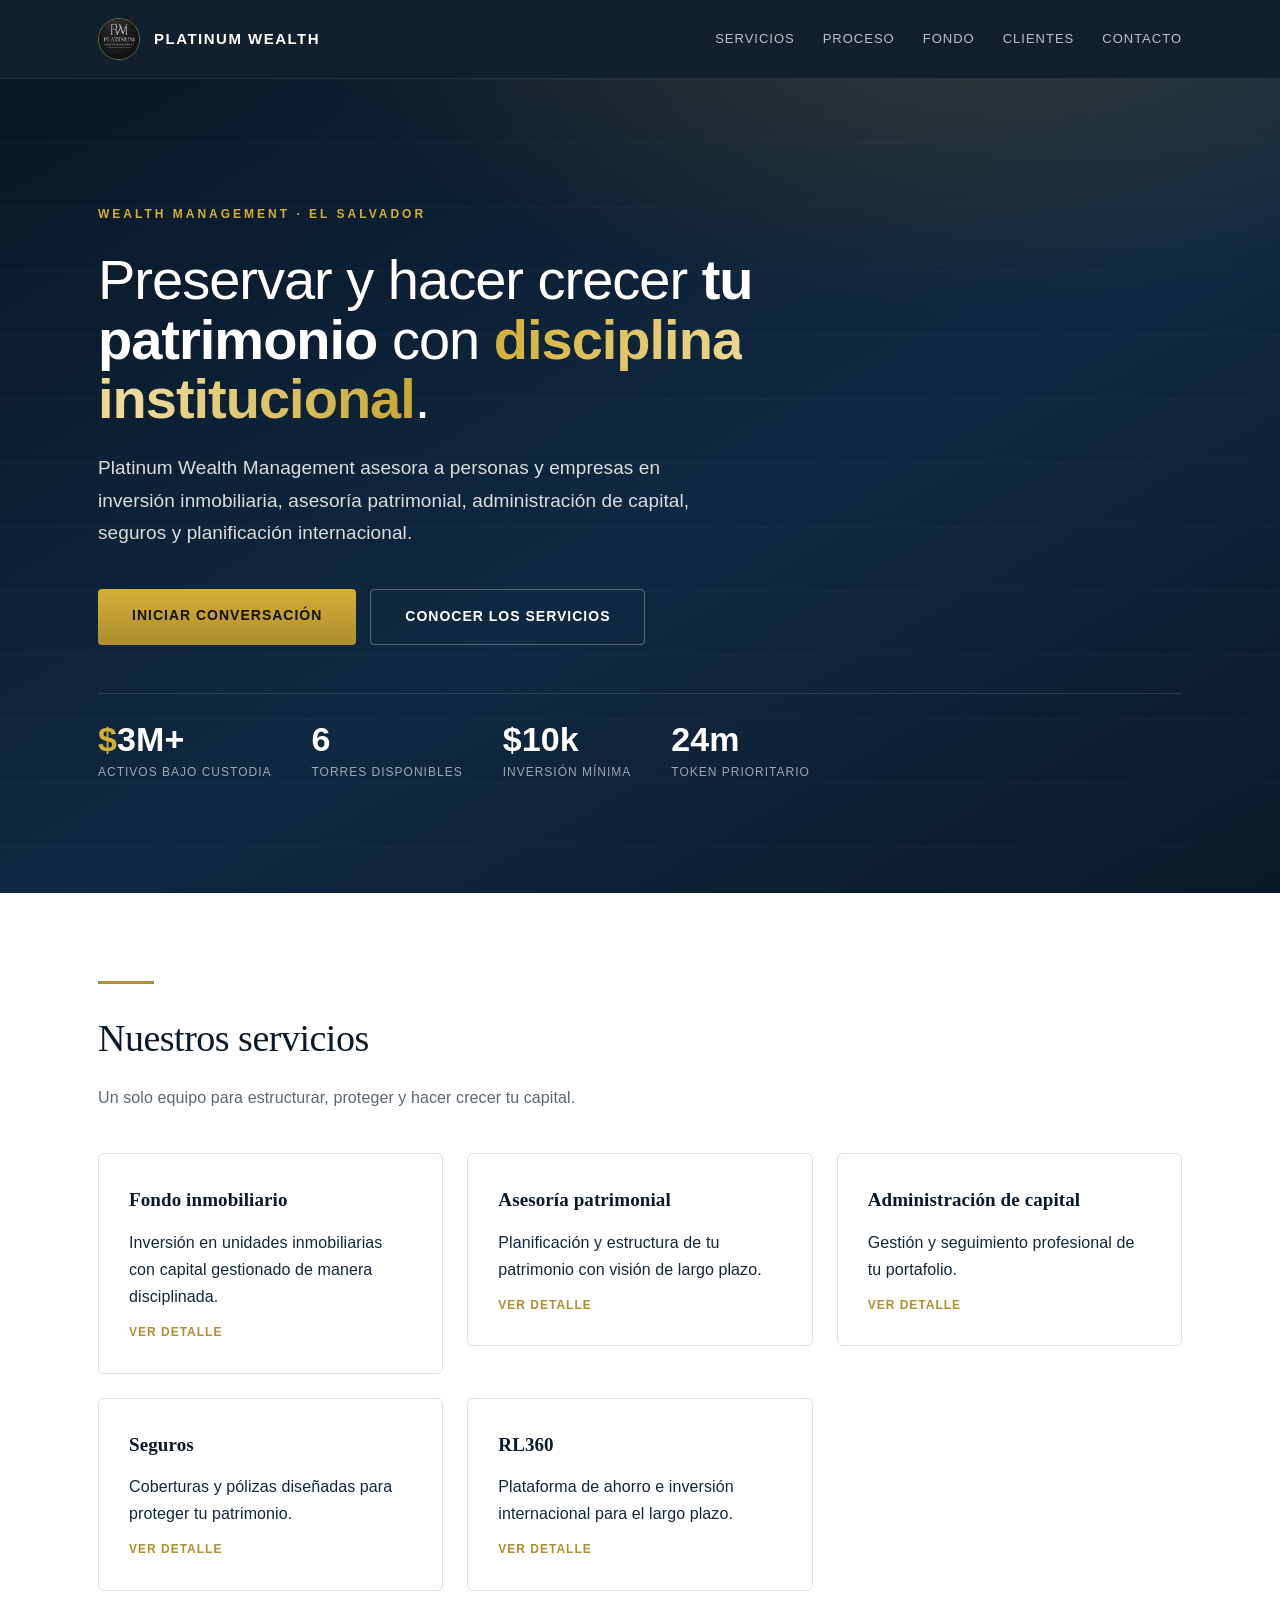
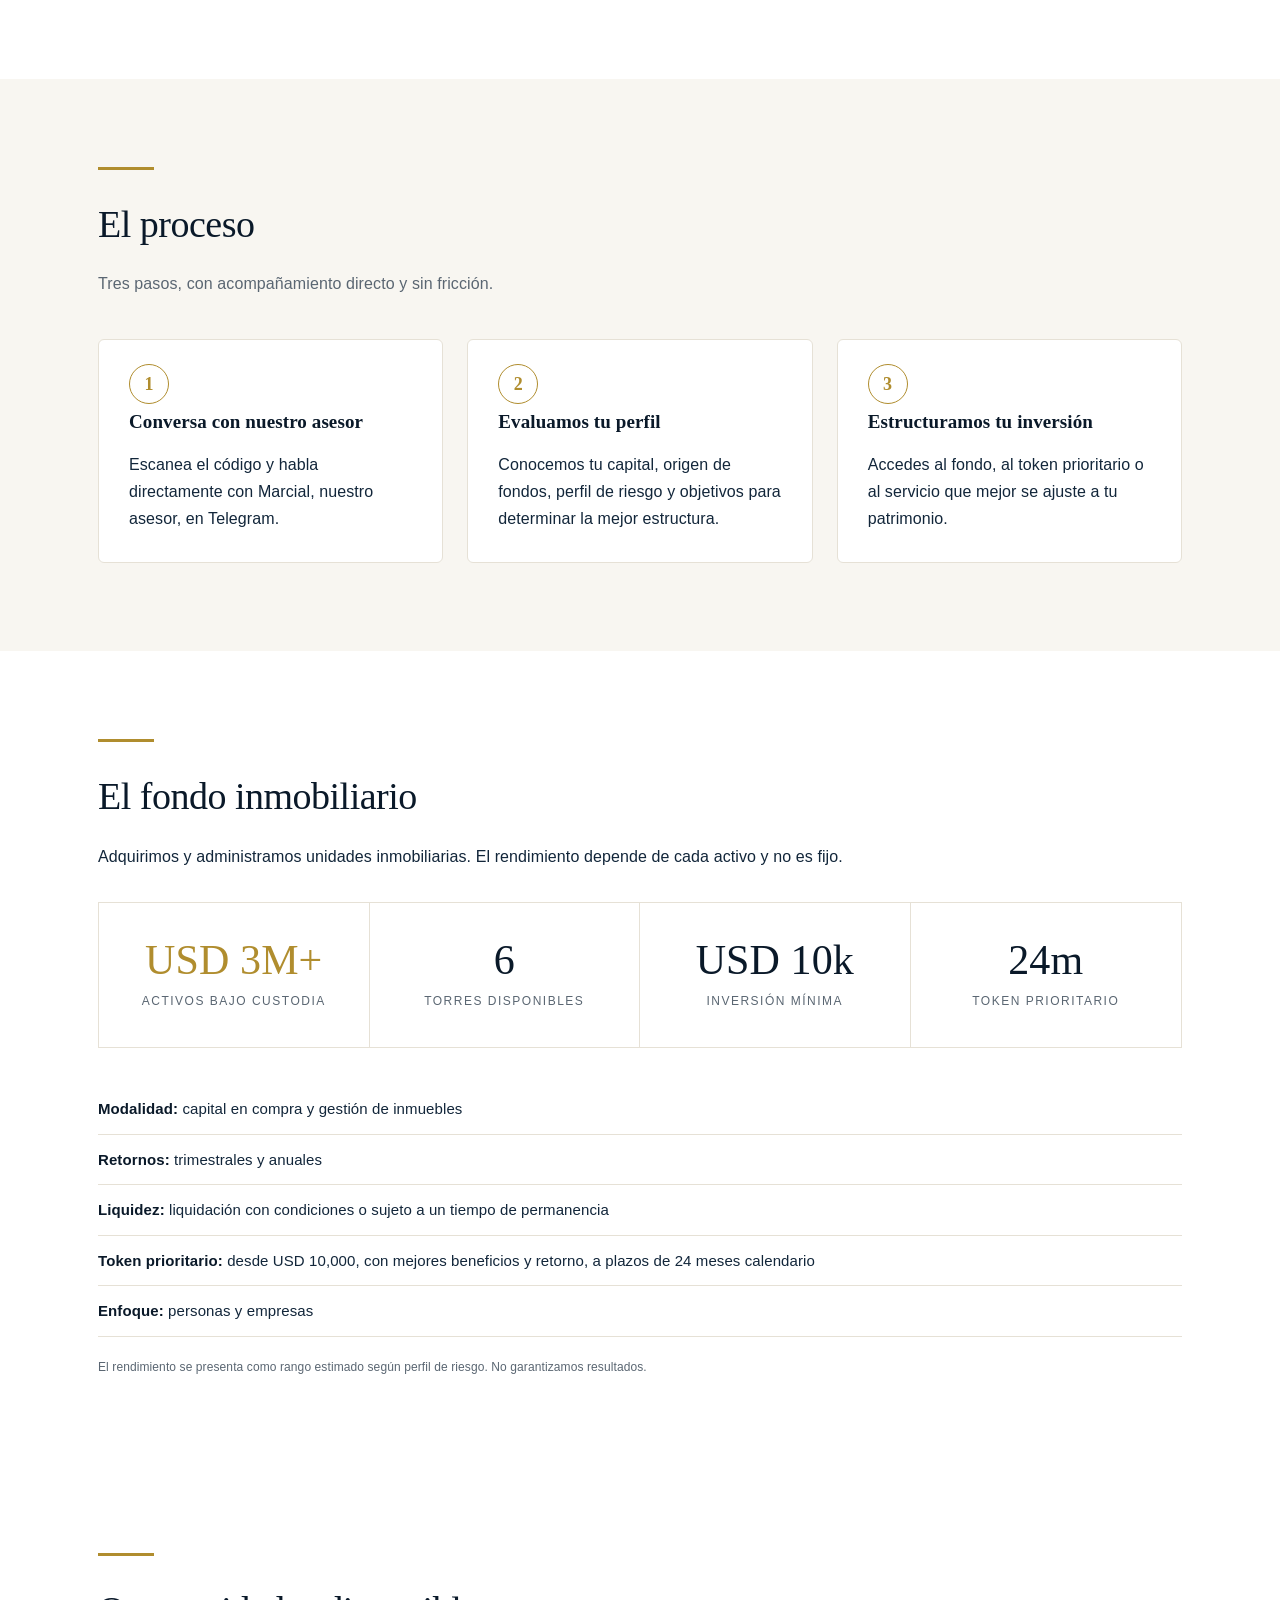
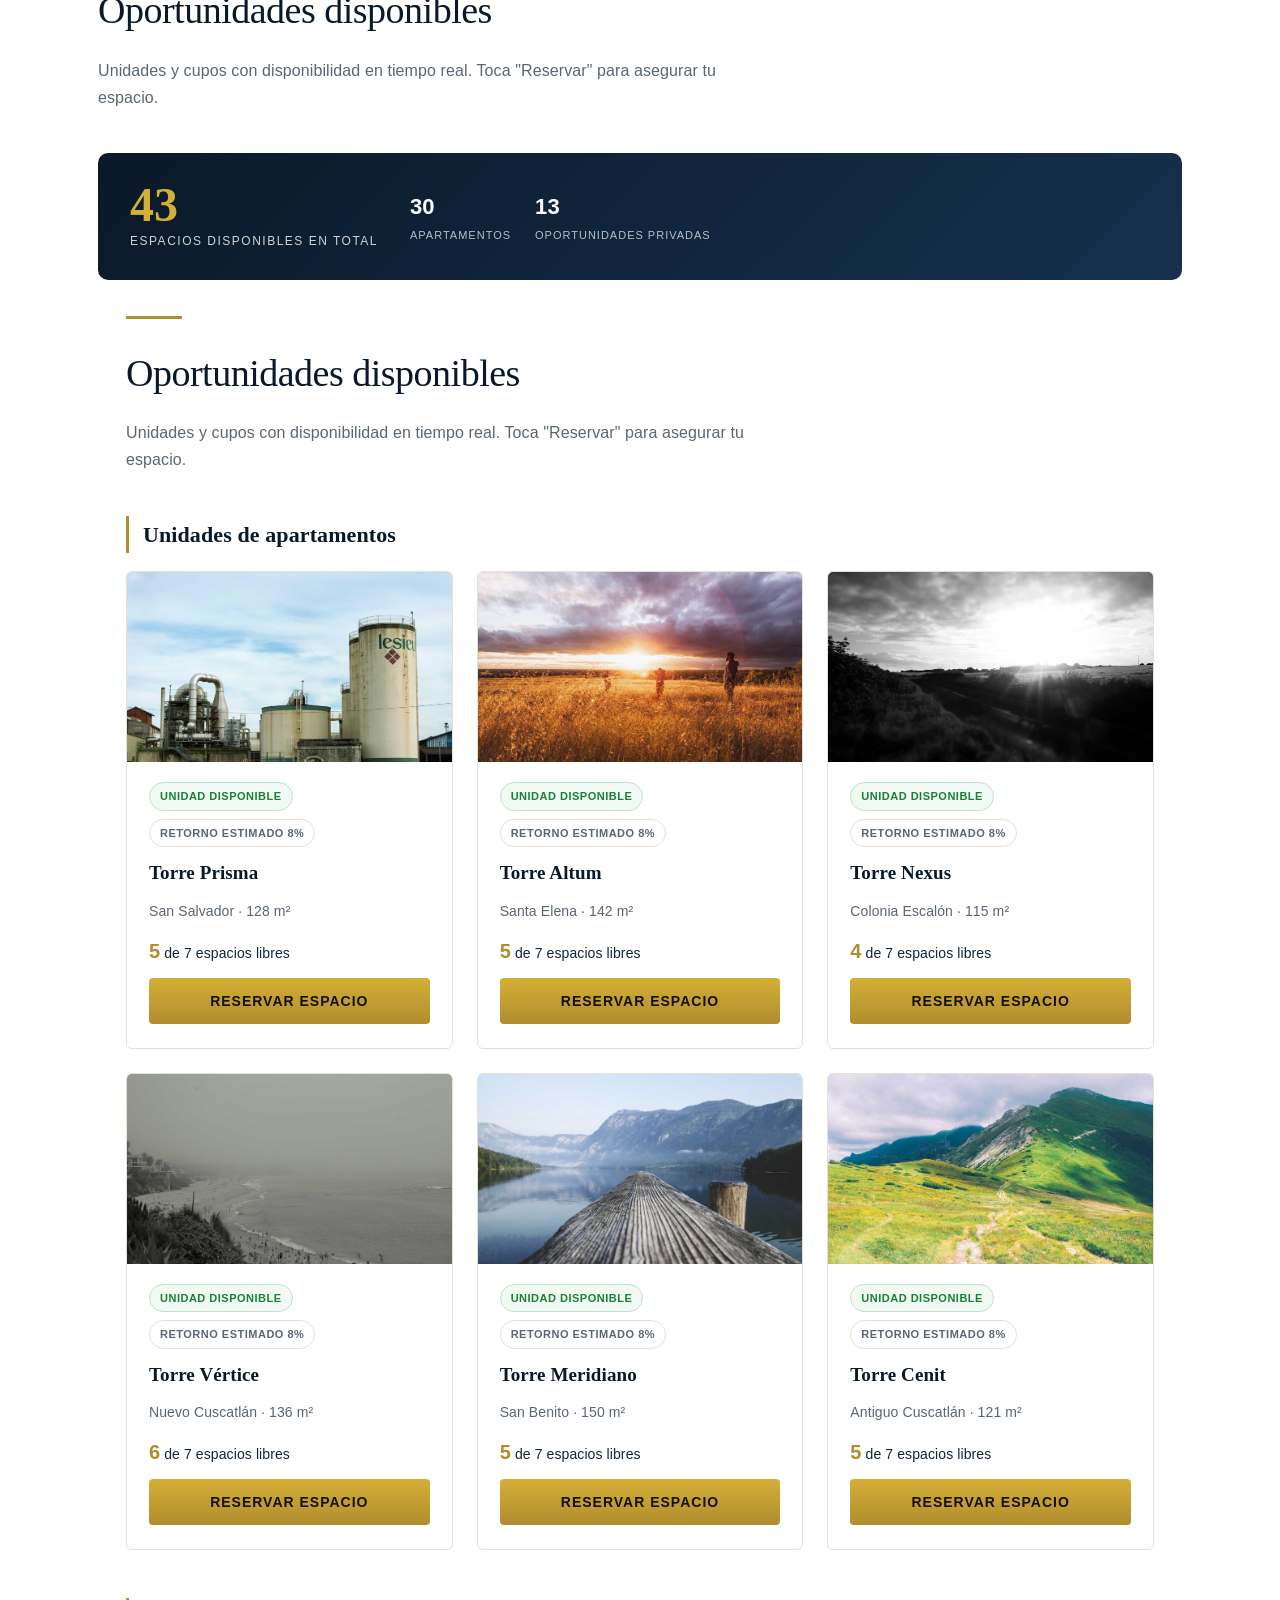
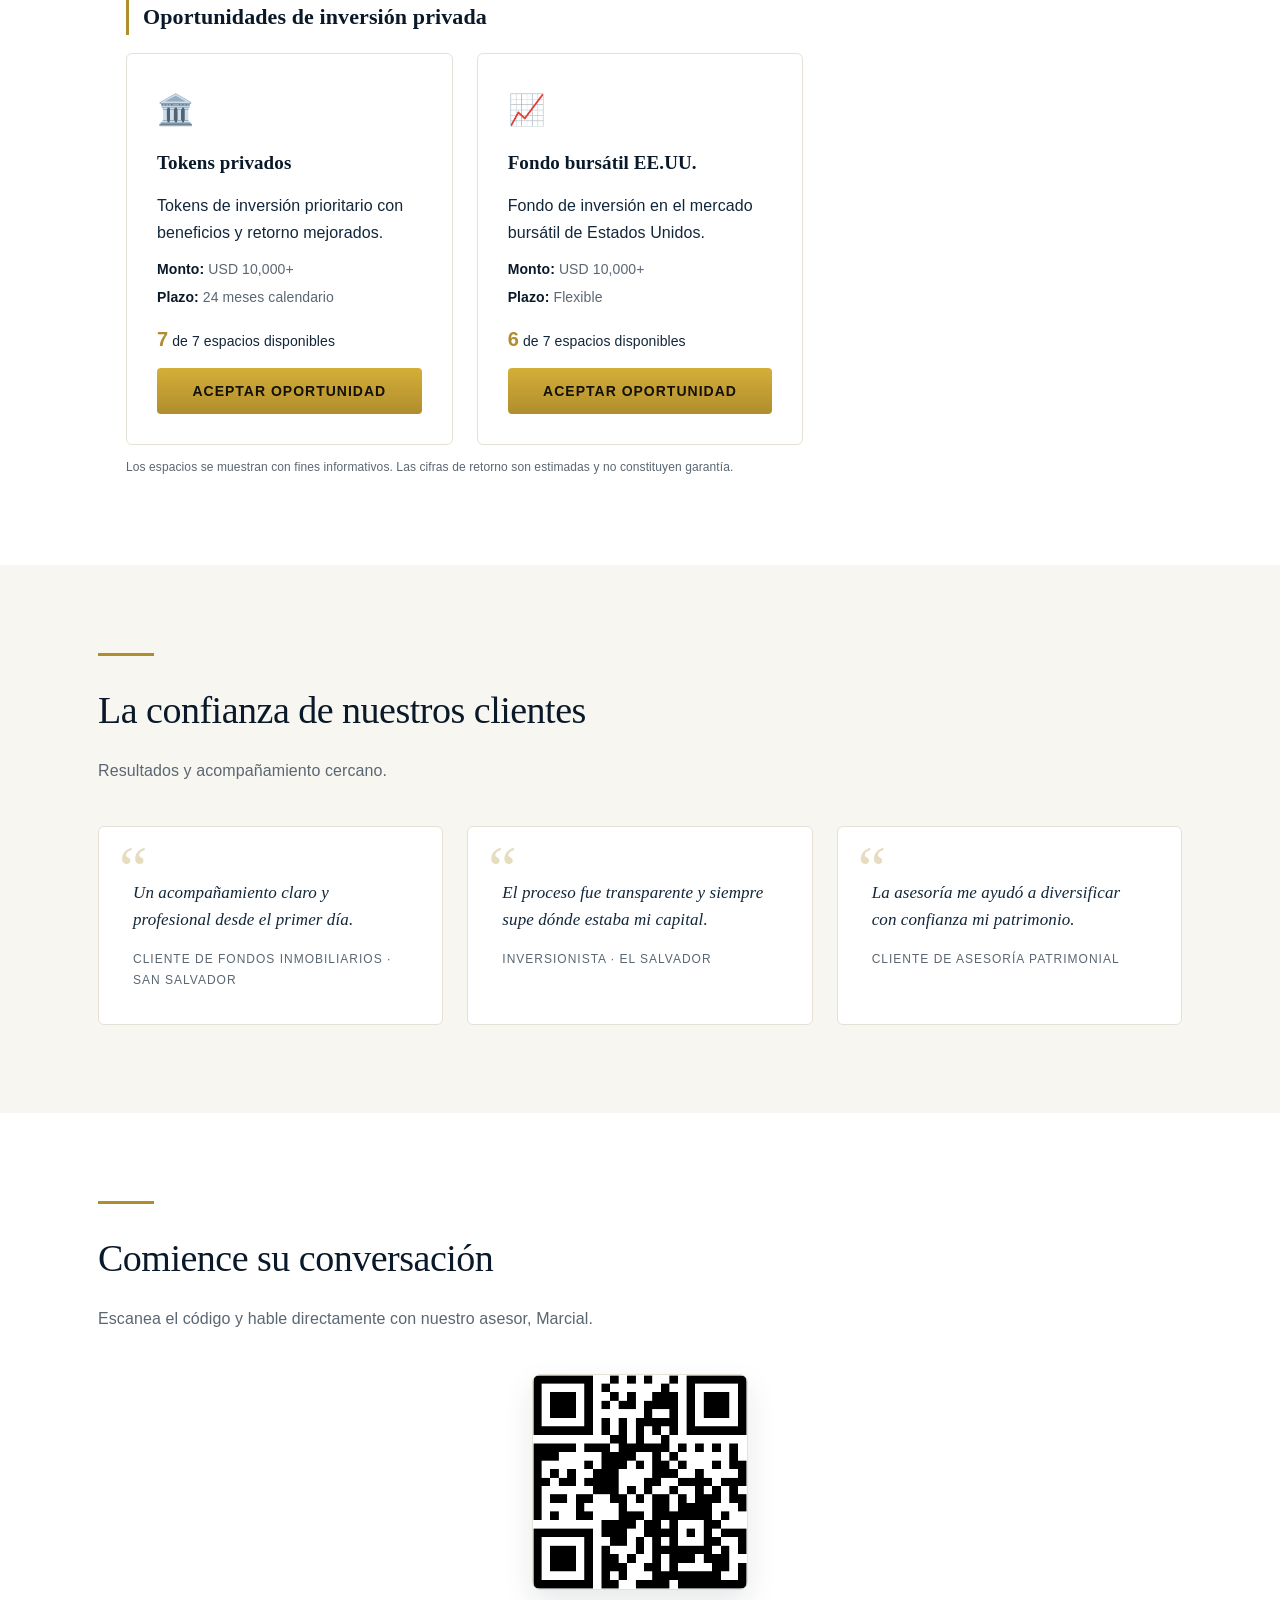
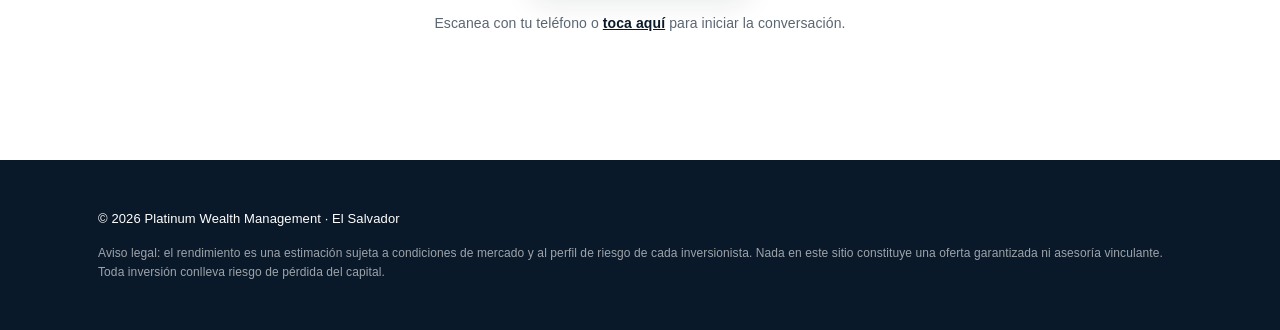
<file: index.html>
<!DOCTYPE html>
<html lang="es">
<head>
<meta charset="UTF-8">
<meta name="viewport" content="width=device-width, initial-scale=1.0">
<title>Platinum Wealth Management — Wealth Management e Inversión Inmobiliaria</title>
<meta name="description" content="Platinum Wealth Management: fondo inmobiliario, asesoría patrimonial, administración de capital, seguros y RL360. Wealth management de primer nivel en El Salvador. Mínimo de inversión USD 10,000.">
<link rel="icon" type="image/png" sizes="32x32" href="assets/img/favicon-32.png">
<link rel="icon" type="image/png" sizes="192x192" href="assets/img/favicon-192.png">
<link rel="apple-touch-icon" sizes="180x180" href="assets/img/favicon-180.png">
<link rel="stylesheet" href="assets/css/style.css">
</head>
<body>

<header class="site-header">
  <div class="wrap">
    <div class="brand">
      <img src="assets/img/perfil.png?v=2" alt="Platinum Wealth Management" class="logo">
      <span>Platinum Wealth</span>
    </div>
    <nav>
      <a href="#servicios">Servicios</a>
      <a href="#como-funciona">Proceso</a>
      <a href="#fondo">Fondo</a>
      <a href="#testimonios">Clientes</a>
      <a href="#contacto">Contacto</a>
    </nav>
  </div>
</header>

<section class="hero">
  <div class="wrap">
    <span class="eyebrow">Wealth Management · El Salvador</span>
    <h1>Preservar y hacer crecer <strong>tu patrimonio</strong> con <span class="gold-text">disciplina institucional</span>.</h1>
    <p class="lede">Platinum Wealth Management asesora a personas y empresas en inversión inmobiliaria, asesoría patrimonial, administración de capital, seguros y planificación internacional.</p>
    <div class="hero-actions">
      <a class="cta" href="#contacto">Iniciar conversación</a>
      <a class="cta ghost" href="#servicios">Conocer los servicios</a>
    </div>
    <div class="hero-foot">
      <div><div class="num"><span>$</span>3M+</div><div class="lbl">Activos bajo custodia</div></div>
      <div><div class="num">6</div><div class="lbl">Torres disponibles</div></div>
      <div><div class="num">$10k</div><div class="lbl">Inversión mínima</div></div>
      <div><div class="num">24m</div><div class="lbl">Token prioritario</div></div>
    </div>
  </div>
</section>

<section id="servicios" class="section">
  <div class="wrap">
    <div class="rule"></div>
    <h2>Nuestros servicios</h2>
    <p class="section-sub">Un solo equipo para estructurar, proteger y hacer crecer tu capital.</p>
    <div class="details-cards">

      <details class="card-detail">
        <summary class="card">
          <h3>Fondo inmobiliario</h3>
          <p>Inversión en unidades inmobiliarias con capital gestionado de manera disciplinada.</p>
          <span class="more">Ver detalle</span>
        </summary>
        <div class="detail-body">
          <ul>
            <li><strong>6 torres</strong> disponibles para inversión.</li>
            <li>Alrededor de <strong>USD 3 millones</strong> en activos bajo custodia.</li>
            <li><strong>Retornos trimestrales y anuales</strong>.</li>
            <li><strong>Liquidez</strong> con condiciones o sujeto a un tiempo de permanencia.</li>
            <li><strong>Token prioritario</strong> desde USD 10,000, con mejores beneficios, a 24 meses calendario.</li>
          </ul>
        </div>
      </details>

      <details class="card-detail">
        <summary class="card">
          <h3>Asesoría patrimonial</h3>
          <p>Planificación y estructura de tu patrimonio con visión de largo plazo.</p>
          <span class="more">Ver detalle</span>
        </summary>
        <div class="detail-body">
          <ul>
            <li>Estructura alineada a tus <strong>objetivos y perfil de riesgo</strong>.</li>
            <li>Planificación a <strong>largo plazo</strong>.</li>
            <li>Acompañamiento para <strong>diversificar y proteger</strong> tu patrimonio.</li>
            <li>Para <strong>personas y empresas</strong>.</li>
          </ul>
        </div>
      </details>

      <details class="card-detail">
        <summary class="card">
          <h3>Administración de capital</h3>
          <p>Gestión y seguimiento profesional de tu portafolio.</p>
          <span class="more">Ver detalle</span>
        </summary>
        <div class="detail-body">
          <ul>
            <li>Seguimiento de <strong>dónde y cómo</strong> está trabajando tu capital.</li>
            <li><strong>Reportes periódicos</strong> de tu inversión.</li>
            <li><strong>Retornos trimestrales y anuales</strong>.</li>
            <li>Liquidez con <strong>condiciones o plazo</strong> pactado.</li>
          </ul>
        </div>
      </details>

      <details class="card-detail">
        <summary class="card">
          <h3>Seguros</h3>
          <p>Coberturas y pólizas diseñadas para proteger tu patrimonio.</p>
          <span class="more">Ver detalle</span>
        </summary>
        <div class="detail-body">
          <ul>
            <li><strong>Coberturas y pólizas</strong> a medida.</li>
            <li>Protege tu <strong>patrimonio y a tu familia</strong>.</li>
            <li>Evaluado según tu <strong>necesidad y perfil</strong>.</li>
            <li>Detalles de cobertura se confirman con el equipo.</li>
          </ul>
        </div>
      </details>

      <details class="card-detail">
        <summary class="card">
          <h3>RL360</h3>
          <p>Plataforma de ahorro e inversión internacional para el largo plazo.</p>
          <span class="more">Ver detalle</span>
        </summary>
        <div class="detail-body">
          <ul>
            <li><strong>Ahorro e inversión internacional</strong>.</li>
            <li>Enfoque en <strong>planificación a largo plazo</strong>.</li>
            <li>Ideal para <strong>diversificación</strong> de portafolio.</li>
            <li>Detalles de términos y beneficios se confirman con el equipo.</li>
          </ul>
        </div>
      </details>

    </div>
  </div>
</section>

<section id="como-funciona" class="section alt">
  <div class="wrap">
    <div class="rule"></div>
    <h2>El proceso</h2>
    <p class="section-sub">Tres pasos, con acompañamiento directo y sin fricción.</p>
    <div class="cards steps">
      <div class="card step">
        <div class="step-num">1</div>
        <h3>Conversa con nuestro asesor</h3>
        <p>Escanea el código y habla directamente con Marcial, nuestro asesor, en Telegram.</p>
      </div>
      <div class="card step">
        <div class="step-num">2</div>
        <h3>Evaluamos tu perfil</h3>
        <p>Conocemos tu capital, origen de fondos, perfil de riesgo y objetivos para determinar la mejor estructura.</p>
      </div>
      <div class="card step">
        <div class="step-num">3</div>
        <h3>Estructuramos tu inversión</h3>
        <p>Accedes al fondo, al token prioritario o al servicio que mejor se ajuste a tu patrimonio.</p>
      </div>
    </div>
  </div>
</section>

<section id="fondo" class="section">
  <div class="wrap">
    <div class="rule"></div>
    <h2>El fondo inmobiliario</h2>
    <p>Adquirimos y administramos unidades inmobiliarias. El rendimiento depende de cada activo y no es fijo.</p>
    <div class="stats-bar reveal" style="margin-top:32px;">
      <div class="stat-card"><div class="num gold">USD 3M+</div><div class="lbl">Activos bajo custodia</div></div>
      <div class="stat-card"><div class="num">6</div><div class="lbl">Torres disponibles</div></div>
      <div class="stat-card"><div class="num">USD 10k</div><div class="lbl">Inversión mínima</div></div>
      <div class="stat-card"><div class="num">24m</div><div class="lbl">Token prioritario</div></div>
    </div>
    <ul class="facts" style="margin-top:36px;">
      <li><strong>Modalidad:</strong> capital en compra y gestión de inmuebles</li>
      <li><strong>Retornos:</strong> trimestrales y anuales</li>
      <li><strong>Liquidez:</strong> liquidación con condiciones o sujeto a un tiempo de permanencia</li>
      <li><strong>Token prioritario:</strong> desde USD 10,000, con mejores beneficios y retorno, a plazos de 24 meses calendario</li>
      <li><strong>Enfoque:</strong> personas y empresas</li>
    </ul>
    <p class="disclaimer-mini">El rendimiento se presenta como rango estimado según perfil de riesgo. No garantizamos resultados.</p>
  </div>
</section>


<section id="oportunidades" class="section">
  <div class="wrap">
    <div class="rule"></div>
    <h2>Oportunidades disponibles</h2>
    <p class="section-sub">Unidades y cupos con disponibilidad en tiempo real. Toca "Reservar" para asegurar tu espacio.</p>

    <div class="resumen-box reveal">
      <div class="resumen-total">
        <span class="resumen-num" id="total-disponibles">—</span>
        <span class="resumen-lbl">espacios disponibles en total</span>
      </div>
      <div class="resumen-detalle" id="resumen-detalle"></div>
    </div>

  <div class="wrap">
    <div class="rule"></div>
    <h2>Oportunidades disponibles</h2>
    <p class="section-sub">Unidades y cupos con disponibilidad en tiempo real. Toca "Reservar" para asegurar tu espacio.</p>

    <h3 class="sub-title">Unidades de apartamentos</h3>
    <div id="unidades-grid" class="unidades-grid"></div>

    <h3 class="sub-title" style="margin-top:48px;">Oportunidades de inversión privada</h3>
    <div id="oportunidades-grid" class="oportunidades-grid"></div>

    <p class="disclaimer-mini">Los espacios se muestran con fines informativos. Las cifras de retorno son estimadas y no constituyen garantía.</p>
  </div>
</section>

<section id="testimonios" class="section alt">
  <div class="wrap">
    <div class="rule"></div>
    <h2>La confianza de nuestros clientes</h2>
    <p class="section-sub">Resultados y acompañamiento cercano.</p>
    <div class="cards">
      <div class="card quote-card">
        <p class="quote">Un acompañamiento claro y profesional desde el primer día.</p>
        <p class="quote-author">Cliente de fondos inmobiliarios · San Salvador</p>
      </div>
      <div class="card quote-card">
        <p class="quote">El proceso fue transparente y siempre supe dónde estaba mi capital.</p>
        <p class="quote-author">Inversionista · El Salvador</p>
      </div>
      <div class="card quote-card">
        <p class="quote">La asesoría me ayudó a diversificar con confianza mi patrimonio.</p>
        <p class="quote-author">Cliente de asesoría patrimonial</p>
      </div>
    </div>
  </div>
</section>

<section id="contacto" class="section">
  <div class="wrap">
    <div class="rule"></div>
    <h2>Comience su conversación</h2>
    <p class="section-sub">Escanea el código y hable directamente con nuestro asesor, Marcial.</p>
    <div class="qr-block">
      <a href="https://t.me/Platinum_Wealth_bot" target="_blank" rel="noopener">
        <img src="assets/img/qr-marcial.png" alt="Escanea para hablar con Marcial en Telegram" class="qr">
      </a>
      <p class="qr-note">Escanea con tu teléfono o <a href="https://t.me/Platinum_Wealth_bot" target="_blank" rel="noopener">toca aquí</a> para iniciar la conversación.</p>
    </div>
  </div>
</section>

<footer class="site-footer">
  <div class="wrap">
    <p>© 2026 Platinum Wealth Management · El Salvador</p>
    <p class="legal">Aviso legal: el rendimiento es una estimación sujeta a condiciones de mercado y al perfil de riesgo de cada inversionista. Nada en este sitio constituye una oferta garantizada ni asesoría vinculante. Toda inversión conlleva riesgo de pérdida del capital.</p>
  </div>
</footer>

<script src="assets/js/main.js"></script>
</body>
</html>
</file>
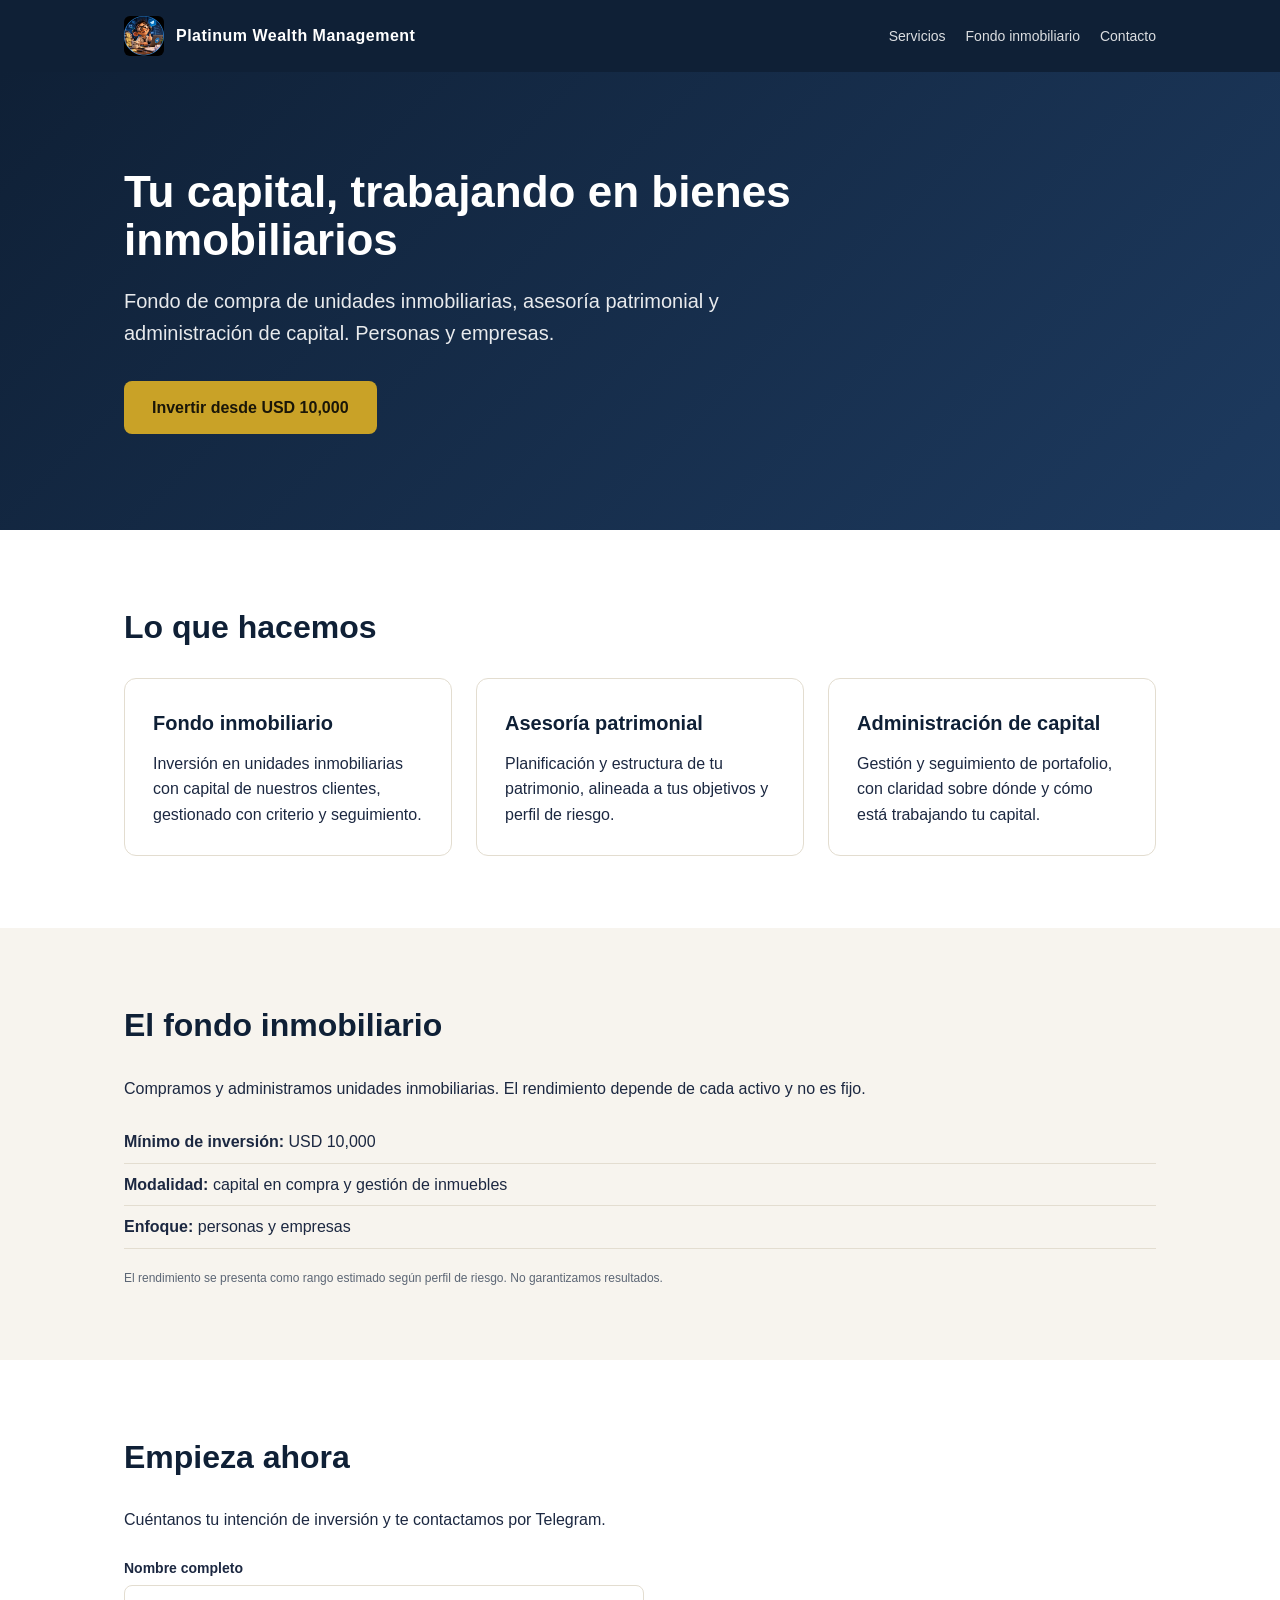
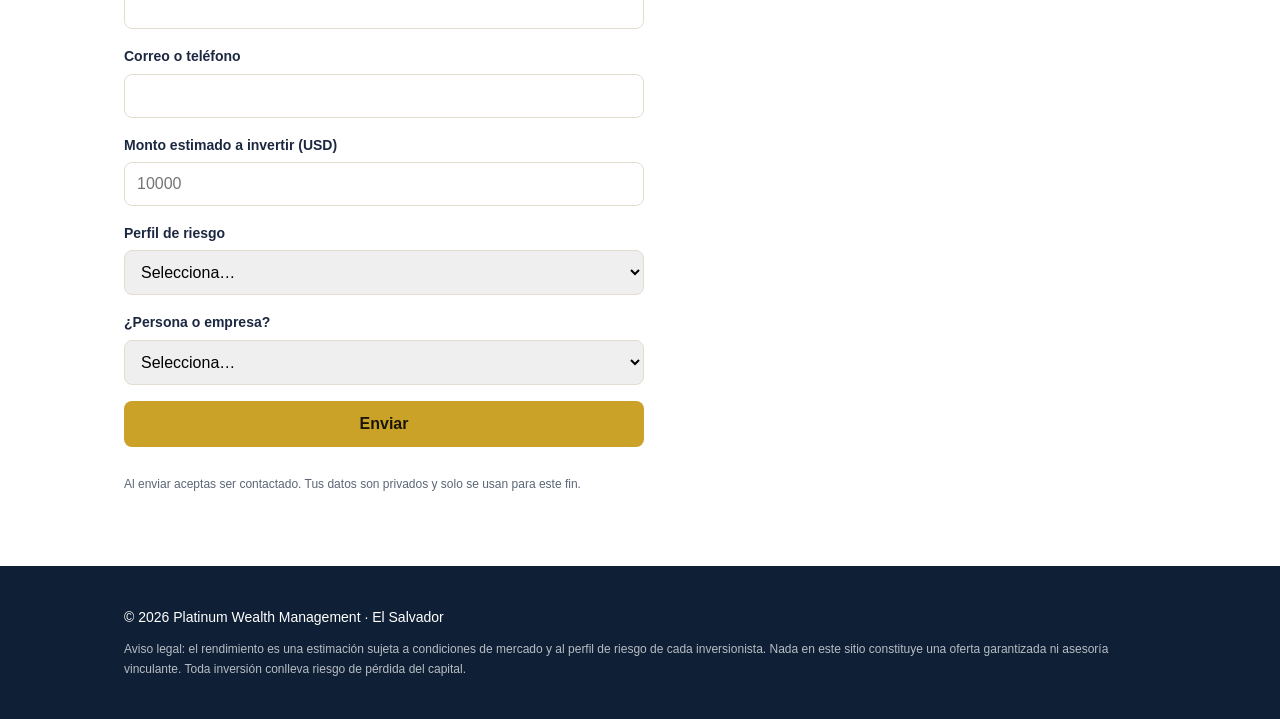
<file: site/index.html>
<!DOCTYPE html>
<html lang="es">
<head>
<meta charset="UTF-8">
<meta name="viewport" content="width=device-width, initial-scale=1.0">
<title>Platinum Wealth Management — Fondo Inmobiliario, Asesoría y Administración de Capital</title>
<meta name="description" content="Platinum Wealth Management: fondo de compra de unidades inmobiliarias, asesoría patrimonial y administración de capital en El Salvador. Mínimo de inversión USD 10,000.">
<link rel="stylesheet" href="assets/css/style.css">
</head>
<body>

<header class="site-header">
  <div class="wrap">
    <div class="brand">
      <img src="assets/img/logo.jpg" alt="Platinum Wealth Management" class="logo">
      <span>Platinum Wealth Management</span>
    </div>
    <nav>
      <a href="#servicios">Servicios</a>
      <a href="#fondo">Fondo inmobiliario</a>
      <a href="#contacto">Contacto</a>
    </nav>
  </div>
</header>

<section class="hero">
  <div class="wrap">
    <h1>Tu capital, trabajando en bienes inmobiliarios</h1>
    <p class="lede">Fondo de compra de unidades inmobiliarias, asesoría patrimonial y administración de capital. Personas y empresas.</p>
    <a class="cta" href="#contacto">Invertir desde USD 10,000</a>
  </div>
</section>

<section id="servicios" class="section">
  <div class="wrap">
    <h2>Lo que hacemos</h2>
    <div class="cards">
      <article class="card">
        <h3>Fondo inmobiliario</h3>
        <p>Inversión en unidades inmobiliarias con capital de nuestros clientes, gestionado con criterio y seguimiento.</p>
      </article>
      <article class="card">
        <h3>Asesoría patrimonial</h3>
        <p>Planificación y estructura de tu patrimonio, alineada a tus objetivos y perfil de riesgo.</p>
      </article>
      <article class="card">
        <h3>Administración de capital</h3>
        <p>Gestión y seguimiento de portafolio, con claridad sobre dónde y cómo está trabajando tu capital.</p>
      </article>
    </div>
  </div>
</section>

<section id="fondo" class="section alt">
  <div class="wrap">
    <h2>El fondo inmobiliario</h2>
    <p>Compramos y administramos unidades inmobiliarias. El rendimiento depende de cada activo y no es fijo.</p>
    <ul class="facts">
      <li><strong>Mínimo de inversión:</strong> USD 10,000</li>
      <li><strong>Modalidad:</strong> capital en compra y gestión de inmuebles</li>
      <li><strong>Enfoque:</strong> personas y empresas</li>
    </ul>
    <p class="disclaimer-mini">El rendimiento se presenta como rango estimado según perfil de riesgo. No garantizamos resultados.</p>
  </div>
</section>

<section id="contacto" class="section">
  <div class="wrap">
    <h2>Empieza ahora</h2>
    <p>Cuéntanos tu intención de inversión y te contactamos por Telegram.</p>
    <form id="lead-form" action="/api/lead" method="post">
      <label>Nombre completo
        <input type="text" name="nombre" required autocomplete="name">
      </label>
      <label>Correo o teléfono
        <input type="text" name="contacto" required>
      </label>
      <label>Monto estimado a invertir (USD)
        <input type="number" name="monto" min="10000" required placeholder="10000">
      </label>
      <label>Perfil de riesgo
        <select name="perfil" required>
          <option value="">Selecciona…</option>
          <option value="conservador">Conservador</option>
          <option value="moderado">Moderado</option>
          <option value="agresivo">Agresivo</option>
        </select>
      </label>
      <label>¿Persona o empresa?
        <select name="tipo" required>
          <option value="">Selecciona…</option>
          <option value="persona">Persona</option>
          <option value="empresa">Empresa</option>
        </select>
      </label>
      <button type="submit" class="cta">Enviar</button>
      <p class="disclaimer-mini">Al enviar aceptas ser contactado. Tus datos son privados y solo se usan para este fin.</p>
    </form>
  </div>
</section>

<footer class="site-footer">
  <div class="wrap">
    <p>© 2026 Platinum Wealth Management · El Salvador</p>
    <p class="legal">Aviso legal: el rendimiento es una estimación sujeta a condiciones de mercado y al perfil de riesgo de cada inversionista. Nada en este sitio constituye una oferta garantizada ni asesoría vinculante. Toda inversión conlleva riesgo de pérdida del capital.</p>
  </div>
</footer>

<script src="assets/js/main.js"></script>
</body>
</html>
</file>
<file: assets/css/style.css>
:root {
  --navy: #0a1929;
  --navy-2: #102a44;
  --ink: #12263a;
  --gold: #b08d2e;
  --gold-2: #d4af37;
  --gold-soft: #f4ead0;
  --cream: #f8f6f1;
  --paper: #ffffff;
  --muted: #5a6672;
  --line: #e6e1d6;
  --serif: "Georgia", "Times New Roman", serif;
  --sans: -apple-system, "SF Pro Display", "Segoe UI", Roboto, Helvetica, Arial, sans-serif;
}
* { box-sizing: border-box; margin: 0; padding: 0; }
html { scroll-behavior: smooth; }
body {
  font-family: var(--sans);
  color: var(--ink);
  background: var(--paper);
  line-height: 1.7;
  -webkit-font-smoothing: antialiased;
  letter-spacing: .1px;
}
.wrap { max-width: 1140px; margin: 0 auto; padding: 0 28px; }

/* Header — sobrio, tipo banca */
.site-header {
  background: rgba(10,25,41,.97);
  backdrop-filter: blur(10px);
  color: #fff;
  padding: 18px 0;
  position: sticky;
  top: 0;
  z-index: 10;
  border-bottom: 1px solid rgba(255,255,255,.08);
}
.site-header .wrap { display: flex; align-items: center; justify-content: space-between; flex-wrap: wrap; gap: 14px; }
.brand { display: flex; align-items: center; gap: 14px; font-weight: 600; letter-spacing: 1.5px; font-size: 15px; text-transform: uppercase; }
.logo { height: 42px; width: auto; border-radius: 50%; border: 1px solid rgba(212,175,55,.5); }
nav { display: flex; gap: 28px; }
nav a {
  color: #fff; text-decoration: none; font-size: 13px; letter-spacing: 1px;
  text-transform: uppercase; opacity: .72; transition: opacity .2s; font-weight: 500;
}
nav a:hover { opacity: 1; }

/* Hero — editorial premium */
.hero {
  position: relative;
  background: radial-gradient(1100px 520px at 75% -10%, rgba(180,141,46,.22), transparent 60%),
    linear-gradient(150deg, #081726 0%, #0f2942 55%, #0a1929 100%);
  color: #fff;
  padding: 120px 0 110px;
  overflow: hidden;
}
.hero::after {
  content: "";
  position: absolute;
  inset: 0;
  background-image: linear-gradient(rgba(255,255,255,.025) 1px, transparent 1px);
  background-size: 100% 64px;
  pointer-events: none;
}
.hero .wrap { position: relative; z-index: 1; }
.eyebrow {
  display: inline-block;
  font-size: 12px; letter-spacing: 3px; text-transform: uppercase;
  color: var(--gold-2); margin-bottom: 26px; font-weight: 600;
}
.hero h1 {
  font-size: 56px; line-height: 1.06; margin-bottom: 24px; max-width: 780px;
  font-weight: 300; letter-spacing: -1px;
}
.hero h1 strong { font-weight: 700; }
.hero h1 .gold-text {
  background: linear-gradient(100deg, #d4af37 0%, #f0dc9a 50%, #c8a631 100%);
  -webkit-background-clip: text; background-clip: text; -webkit-text-fill-color: transparent;
  font-weight: 600;
}
.lede { font-size: 19px; opacity: .85; margin-bottom: 40px; max-width: 600px; font-weight: 300; }
.hero-actions { display: flex; gap: 14px; flex-wrap: wrap; }
.cta {
  display: inline-block;
  background: linear-gradient(180deg, #d4af37, #b08d2e);
  color: #14110a;
  padding: 15px 34px;
  border-radius: 4px;
  font-weight: 600; text-decoration: none; border: none; cursor: pointer;
  font-size: 14px; letter-spacing: 1px; text-transform: uppercase;
  transition: transform .15s ease, box-shadow .25s ease, background .25s;
}
.cta:hover { transform: translateY(-1px); box-shadow: 0 14px 34px rgba(180,141,46,.35); }
.cta.ghost {
  background: transparent; color: #fff; box-shadow: none;
  border: 1px solid rgba(255,255,255,.3);
}
.cta.ghost:hover { background: rgba(255,255,255,.08); }
.hero-foot {
  margin-top: 48px; padding-top: 28px; border-top: 1px solid rgba(255,255,255,.12);
  display: flex; gap: 40px; flex-wrap: wrap;
}
.hero-foot .num { font-size: 34px; font-weight: 600; color: #fff; line-height: 1; }
.hero-foot .num span { color: var(--gold-2); }
.hero-foot .lbl { font-size: 12px; letter-spacing: 1px; text-transform: uppercase; color: rgba(255,255,255,.6); margin-top: 6px; }

/* Secciones */
.section { padding: 88px 0; }
.section.alt { background: var(--cream); }
.section h2 { font-size: 38px; margin-bottom: 14px; color: var(--navy); font-weight: 400; letter-spacing: -.5px; font-family: var(--serif); }
.section .section-sub { color: var(--muted); margin-bottom: 42px; max-width: 640px; font-size: 16px; }
.section .rule {
  width: 56px; height: 3px; background: var(--gold); margin: 0 0 22px;
}

/* Stats */
.stats-bar { display: grid; grid-template-columns: repeat(4, 1fr); gap: 0; border: 1px solid var(--line); background: #fff; }
.stat-card {
  padding: 36px 24px; text-align: center; border-right: 1px solid var(--line);
}
.stat-card:last-child { border-right: none; }
.stat-card .num { font-size: 42px; font-weight: 300; color: var(--navy); line-height: 1; margin-bottom: 10px; font-family: var(--serif); }
.stat-card .num.gold { color: var(--gold); }
.stat-card .lbl { font-size: 12px; letter-spacing: 1.5px; text-transform: uppercase; color: var(--muted); }

/* Cards de servicio desplegables */
.cards { display: grid; grid-template-columns: repeat(auto-fit, minmax(280px, 1fr)); gap: 24px; }
.card {
  background: #fff; border: 1px solid var(--line); border-radius: 6px; padding: 30px;
  transition: box-shadow .25s ease, border-color .25s ease;
}
.card h3 { color: var(--navy); margin-bottom: 12px; font-size: 19px; font-weight: 600; font-family: var(--serif); }
.card:hover { box-shadow: 0 16px 40px rgba(10,25,41,.08); border-color: var(--gold-2); }
.facts { list-style: none; margin: 20px 0; }
.facts li { padding: 12px 0; border-bottom: 1px solid var(--line); font-size: 15px; }
.facts li strong { color: var(--navy); }

.disclaimer-mini { font-size: 12px; color: var(--muted); margin-top: 12px; }

/* Form */
form { max-width: 540px; display: flex; flex-direction: column; gap: 16px; margin-top: 28px; }
label { display: flex; flex-direction: column; gap: 6px; font-size: 13px; font-weight: 600; letter-spacing: .5px; text-transform: uppercase; color: var(--navy); }
input, select {
  padding: 14px; border: 1px solid var(--line); border-radius: 4px; font-size: 16px;
  font-weight: 400; background: #fff; text-transform: none; letter-spacing: 0;
  transition: border-color .15s ease, box-shadow .15s ease;
}
input:focus, select:focus { outline: none; box-shadow: 0 0 0 3px rgba(180,141,46,.18); border-color: var(--gold); }

/* Footer */
.site-footer { background: var(--navy); color: #fff; padding: 48px 0; font-size: 13px; }
.site-footer .legal { opacity: .6; margin-top: 14px; font-size: 12px; line-height: 1.6; }

/* QR */
.qr-block { margin: 28px 0 36px; text-align: center; }
.qr-block .qr {
  width: 216px; height: 216px; border: 1px solid var(--line);
  border-radius: 8px; display: inline-block; box-shadow: 0 12px 30px rgba(10,25,41,.1);
  transition: transform .2s ease;
}
.qr-block .qr:hover { transform: scale(1.02); }
.qr-note { margin-top: 14px; font-size: 14px; color: var(--muted); }
.qr-note a { color: var(--navy); font-weight: 600; }

.stat { margin-top: 14px; font-size: 16px; }
.stat strong { color: var(--navy); font-size: 18px; }

/* Pasos (cómo funciona) */
.steps .step { position: relative; padding-top: 40px; }
.step-num {
  position: absolute; top: 24px; left: 30px;
  width: 40px; height: 40px; border: 1px solid var(--gold);
  color: var(--gold); border-radius: 50%;
  display: flex; align-items: center; justify-content: center;
  font-size: 18px; font-weight: 600; font-family: var(--serif);
}
.steps .card { padding-top: 40px; }
.steps .card h3 { margin-top: 26px; }

/* Testimonios */
.quote-card { position: relative; padding: 34px; }
.quote-card::before {
  content: "\201C"; position: absolute; top: 10px; left: 20px;
  font-size: 64px; color: var(--gold); opacity: .3; font-family: var(--serif); line-height: 1;
}
.quote { font-size: 17px; font-style: italic; color: var(--ink); font-family: var(--serif); margin-top: 18px; line-height: 1.6; }
.quote-author { margin-top: 16px; font-size: 12px; letter-spacing: 1px; text-transform: uppercase; color: var(--muted); }

/* Cards desplegables */
.sub { color: var(--muted); font-size: 14px; margin-top: -8px; }
.details-cards { display: grid; grid-template-columns: repeat(auto-fit, minmax(280px, 1fr)); gap: 24px; }
.card-detail { border: none; padding: 0; }
.card-detail summary.card { cursor: pointer; list-style: none; position: relative; }
.card-detail summary.card::-webkit-details-marker { display: none; }
.card-detail summary.card:hover { transform: translateY(-2px); box-shadow: 0 16px 40px rgba(10,25,41,.08); }
.card-detail summary.card:focus-visible { outline: 2px solid var(--gold); outline-offset: 2px; }
.more { display: block; margin-top: 12px; font-size: 12px; font-weight: 600; letter-spacing: 1px; text-transform: uppercase; color: var(--gold); }
.card-detail[open] .more { color: var(--muted); }
.detail-body { padding: 18px 20px; border: 1px solid var(--line); border-top: none; border-radius: 0 0 6px 6px; background: #fff; animation: fadeIn .25s ease; }
.detail-body ul { margin: 0; padding-left: 18px; }
.detail-body li { margin-bottom: 10px; font-size: 14px; line-height: 1.6; }
.detail-body li strong { color: var(--navy); }

/* Animaciones */
@keyframes fadeIn { from { opacity: 0; transform: translateY(-4px); } to { opacity: 1; transform: translateY(0); } }
.reveal { opacity: 0; transform: translateY(26px); transition: opacity .7s ease, transform .7s ease; }
.reveal.visible { opacity: 1; transform: translateY(0); }

/* Responsive */
@media (max-width: 720px) {
  .hero h1 { font-size: 38px; }
  .lede { font-size: 17px; }
  .section { padding: 60px 0; }
  .section h2 { font-size: 30px; }
  .stats-bar { grid-template-columns: repeat(2, 1fr); }
  .stat-card:nth-child(2n) { border-right: none; }
  .stat-card:nth-child(-n+2) { border-bottom: 1px solid var(--line); }
  .hero-foot { gap: 24px; }
}
/* Vitrina interactiva de oportunidades */
.sub-title {
  font-family: var(--serif);
  font-size: 22px;
  font-weight: 600;
  color: var(--navy);
  margin: 28px 0 18px;
  border-left: 3px solid var(--gold);
  padding-left: 14px;
}
.unidades-grid {
  display: grid;
  grid-template-columns: repeat(auto-fill, minmax(300px, 1fr));
  gap: 24px;
}
.oportunidades-grid {
  display: grid;
  grid-template-columns: repeat(auto-fill, minmax(320px, 1fr));
  gap: 24px;
}
.unidad-card { overflow: hidden; padding: 0; display: flex; flex-direction: column; }
.unidad-card img { width: 100%; height: 190px; object-fit: cover; display: block; }
.unidad-body { padding: 20px 22px 24px; display: flex; flex-direction: column; gap: 10px; flex: 1; }
.unidad-tags { display: flex; gap: 8px; flex-wrap: wrap; }
.tag {
  font-size: 11px; letter-spacing: .5px; text-transform: uppercase;
  padding: 4px 10px; border-radius: 100px; border: 1px solid var(--line);
  color: var(--muted); font-weight: 600;
}
.tag.ok { color: #1a7f37; border-color: #bfe3ca; background: #f0faf3; }
.unidad-card h3, .oportunidad-card h3 { margin: 0; font-size: 19px; font-family: var(--serif); color: var(--navy); }
.unidad-meta { color: var(--muted); font-size: 14px; margin: 0; }
.spaces { font-size: 14px; color: var(--ink); }
.spaces strong { color: var(--gold); font-size: 20px; }
.oportunidad-card { display: flex; flex-direction: column; gap: 12px; }
.op-badge { font-size: 30px; }
.op-datos { display: flex; flex-direction: column; gap: 4px; font-size: 14px; color: var(--muted); }
.op-datos strong { color: var(--navy); }
.reservar { margin-top: auto; text-align: center; width: 100%; }
.reservar:disabled {
  background: #d7d4cc; color: #8a8578; cursor: not-allowed; box-shadow: none;
}
.empty { color: var(--muted); font-size: 15px; padding: 20px 0; }
#pwm-toast {
  position: fixed; bottom: 24px; left: 50%; transform: translateX(-50%) translateY(20px);
  background: var(--navy); color: #fff; padding: 14px 22px; border-radius: 6px;
  font-size: 14px; opacity: 0; pointer-events: none; transition: opacity .3s, transform .3s;
  box-shadow: 0 10px 30px rgba(10,25,41,.3); z-index: 99; max-width: 90vw; text-align: center;
}
#pwm-toast.show { opacity: 1; transform: translateX(-50%) translateY(0); }
/* Resumen de espacios disponibles */
.resumen-box {
  display: flex;
  align-items: center;
  gap: 32px;
  flex-wrap: wrap;
  background: linear-gradient(135deg, var(--navy), #16304e);
  color: #fff;
  border-radius: 10px;
  padding: 28px 32px;
  margin-bottom: 36px;
}
.resumen-total {
  display: flex;
  flex-direction: column;
  gap: 2px;
}
.resumen-num {
  font-size: 48px;
  font-weight: 700;
  line-height: 1;
  color: var(--gold-2);
  font-family: var(--serif);
}
.resumen-lbl {
  font-size: 12px;
  letter-spacing: 1.5px;
  text-transform: uppercase;
  opacity: .8;
}
.resumen-detalle {
  display: flex;
  gap: 24px;
  flex-wrap: wrap;
  font-size: 14px;
}
.resumen-detalle .r-item {
  display: flex;
  flex-direction: column;
}
.resumen-detalle .r-num {
  font-size: 22px;
  font-weight: 700;
  color: #fff;
}
.resumen-detalle .r-lbl {
  font-size: 11px;
  letter-spacing: 1px;
  text-transform: uppercase;
  opacity: .7;
}
</file>
<file: site/assets/css/style.css>
:root {
  --navy: #0f2036;
  --gold: #c9a227;
  --cream: #f7f4ee;
  --ink: #1c2841;
  --muted: #5c6675;
  --line: #e3ddd0;
}
* { box-sizing: border-box; margin: 0; padding: 0; }
body {
  font-family: -apple-system, "Segoe UI", Roboto, Helvetica, Arial, sans-serif;
  color: var(--ink);
  background: #fff;
  line-height: 1.6;
}
.wrap { max-width: 1080px; margin: 0 auto; padding: 0 24px; }

.site-header {
  background: var(--navy);
  color: #fff;
  padding: 16px 0;
  position: sticky;
  top: 0;
  z-index: 10;
}
.site-header .wrap { display: flex; align-items: center; justify-content: space-between; flex-wrap: wrap; gap: 12px; }
.brand { display: flex; align-items: center; gap: 12px; font-weight: 700; letter-spacing: .5px; }
.logo { height: 40px; width: auto; border-radius: 6px; }
nav { display: flex; gap: 20px; }
nav a { color: #fff; text-decoration: none; font-size: 14px; opacity: .85; }
nav a:hover { opacity: 1; }

.hero {
  background: linear-gradient(135deg, var(--navy) 0%, #1d3a5f 100%);
  color: #fff;
  padding: 96px 0;
}
.hero h1 { font-size: 44px; line-height: 1.1; margin-bottom: 20px; max-width: 700px; }
.lede { font-size: 20px; opacity: .9; margin-bottom: 32px; max-width: 620px; }
.cta {
  display: inline-block;
  background: var(--gold);
  color: #1a1608;
  padding: 14px 28px;
  border-radius: 8px;
  font-weight: 700;
  text-decoration: none;
  border: none;
  cursor: pointer;
  font-size: 16px;
}
.cta:hover { filter: brightness(1.05); }

.section { padding: 72px 0; }
.section.alt { background: var(--cream); }
.section h2 { font-size: 32px; margin-bottom: 24px; color: var(--navy); }
.cards { display: grid; grid-template-columns: repeat(auto-fit, minmax(260px, 1fr)); gap: 24px; }
.card { background: #fff; border: 1px solid var(--line); border-radius: 12px; padding: 28px; }
.card h3 { color: var(--navy); margin-bottom: 12px; font-size: 20px; }
.facts { list-style: none; margin: 20px 0; }
.facts li { padding: 8px 0; border-bottom: 1px solid var(--line); }

.disclaimer-mini { font-size: 12px; color: var(--muted); margin-top: 12px; }

form { max-width: 520px; display: flex; flex-direction: column; gap: 16px; margin-top: 24px; }
label { display: flex; flex-direction: column; gap: 6px; font-size: 14px; font-weight: 600; }
input, select {
  padding: 12px;
  border: 1px solid var(--line);
  border-radius: 8px;
  font-size: 16px;
  font-weight: 400;
}
input:focus, select:focus { outline: 2px solid var(--gold); border-color: transparent; }

.site-footer { background: var(--navy); color: #fff; padding: 40px 0; font-size: 14px; }
.site-footer .legal { opacity: .7; margin-top: 12px; font-size: 12px; }
</file>
